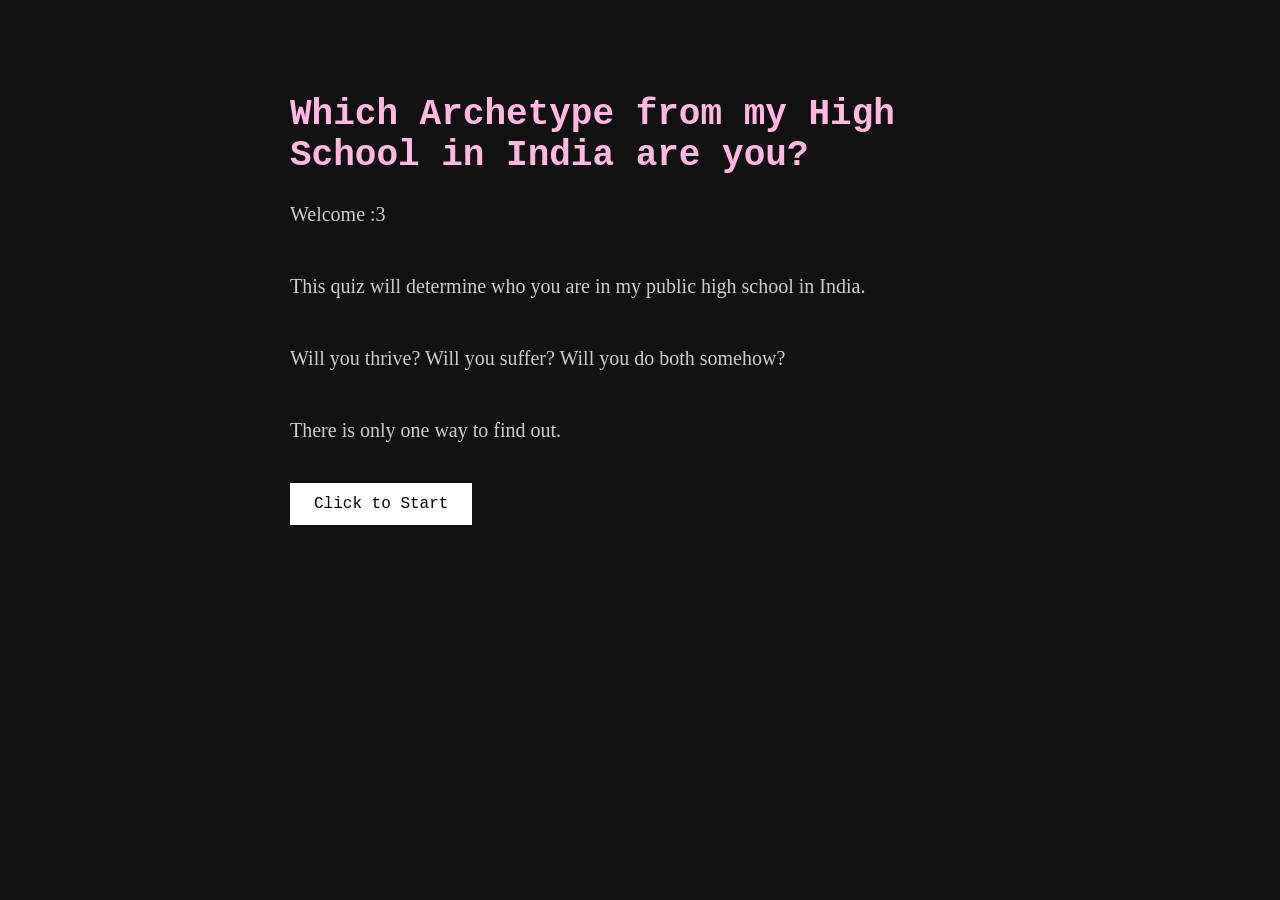
<file: index.html>
<!DOCTYPE html>
<html lang="en">
<head>
  <meta charset="UTF-8">
  <title>High School Quiz</title>

  <!-- link CSS -->
  <link rel="stylesheet" href="style.css">
</head>

<body>

  <div class="container">
    <h1 id="quizTitle">Which Archetype from my High School in India are you?</h1>

    <p>
      Welcome :3<br><br>
      This quiz will determine who you are in my public high school in India.<br><br>
      Will you thrive? Will you suffer? Will you do both somehow?<br><br>
      There is only one way to find out.
    </p>

    <button id="startBtn">Click to Start</button>
  </div>

  <!-- link JS -->
  <script src="script.js"></script>

</body>
</html>
</file>
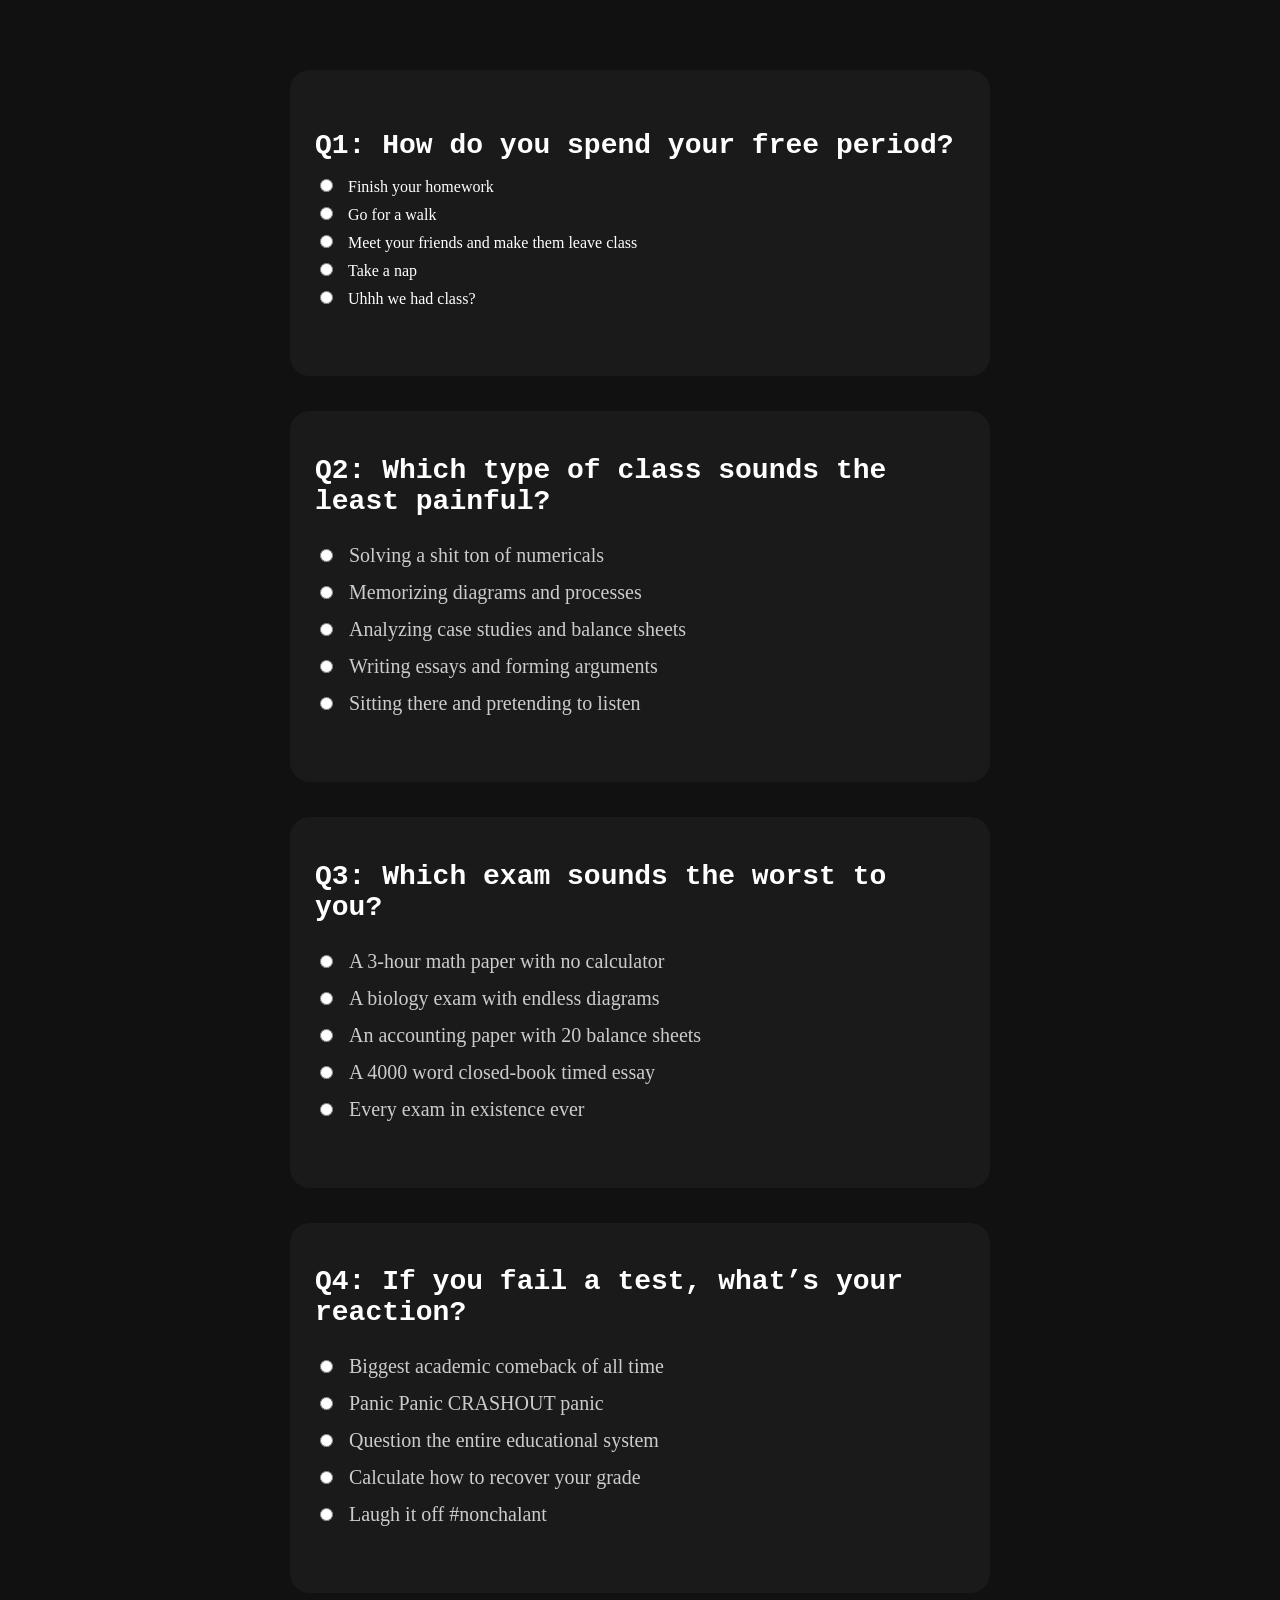
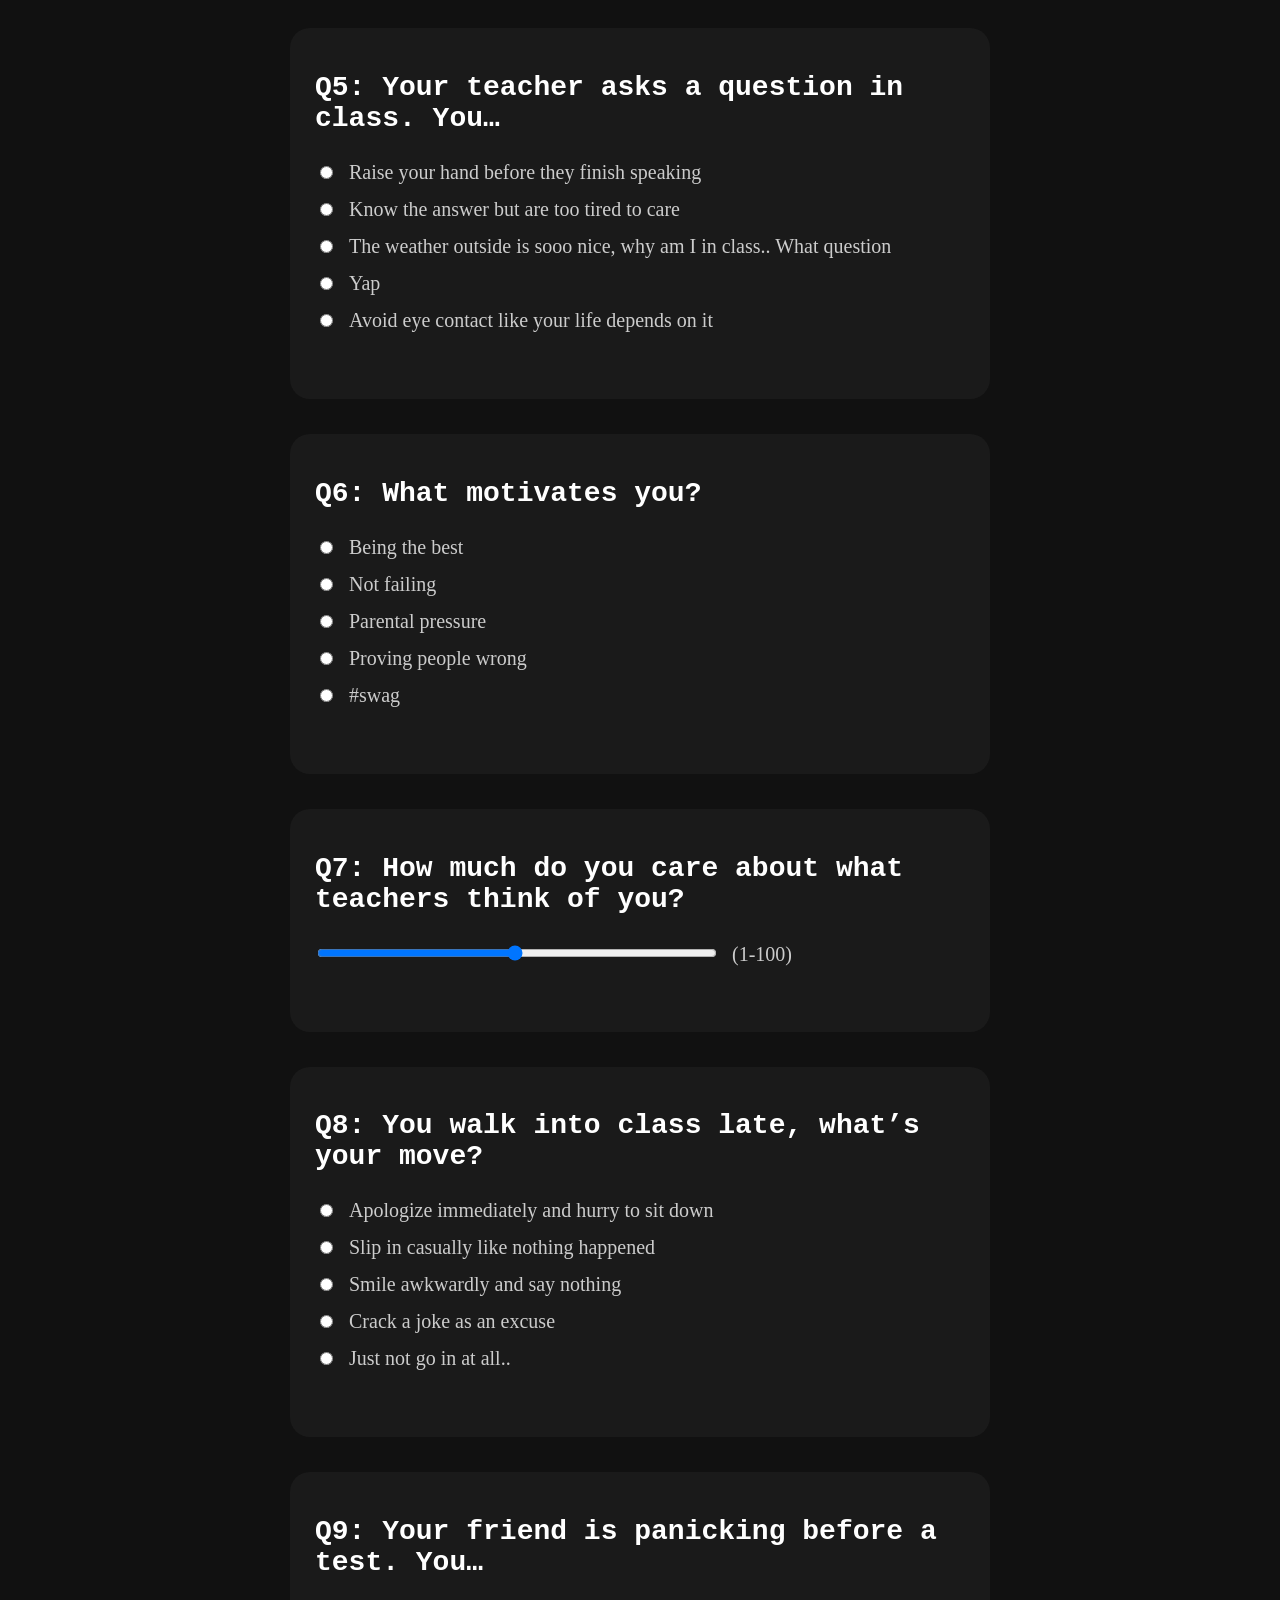
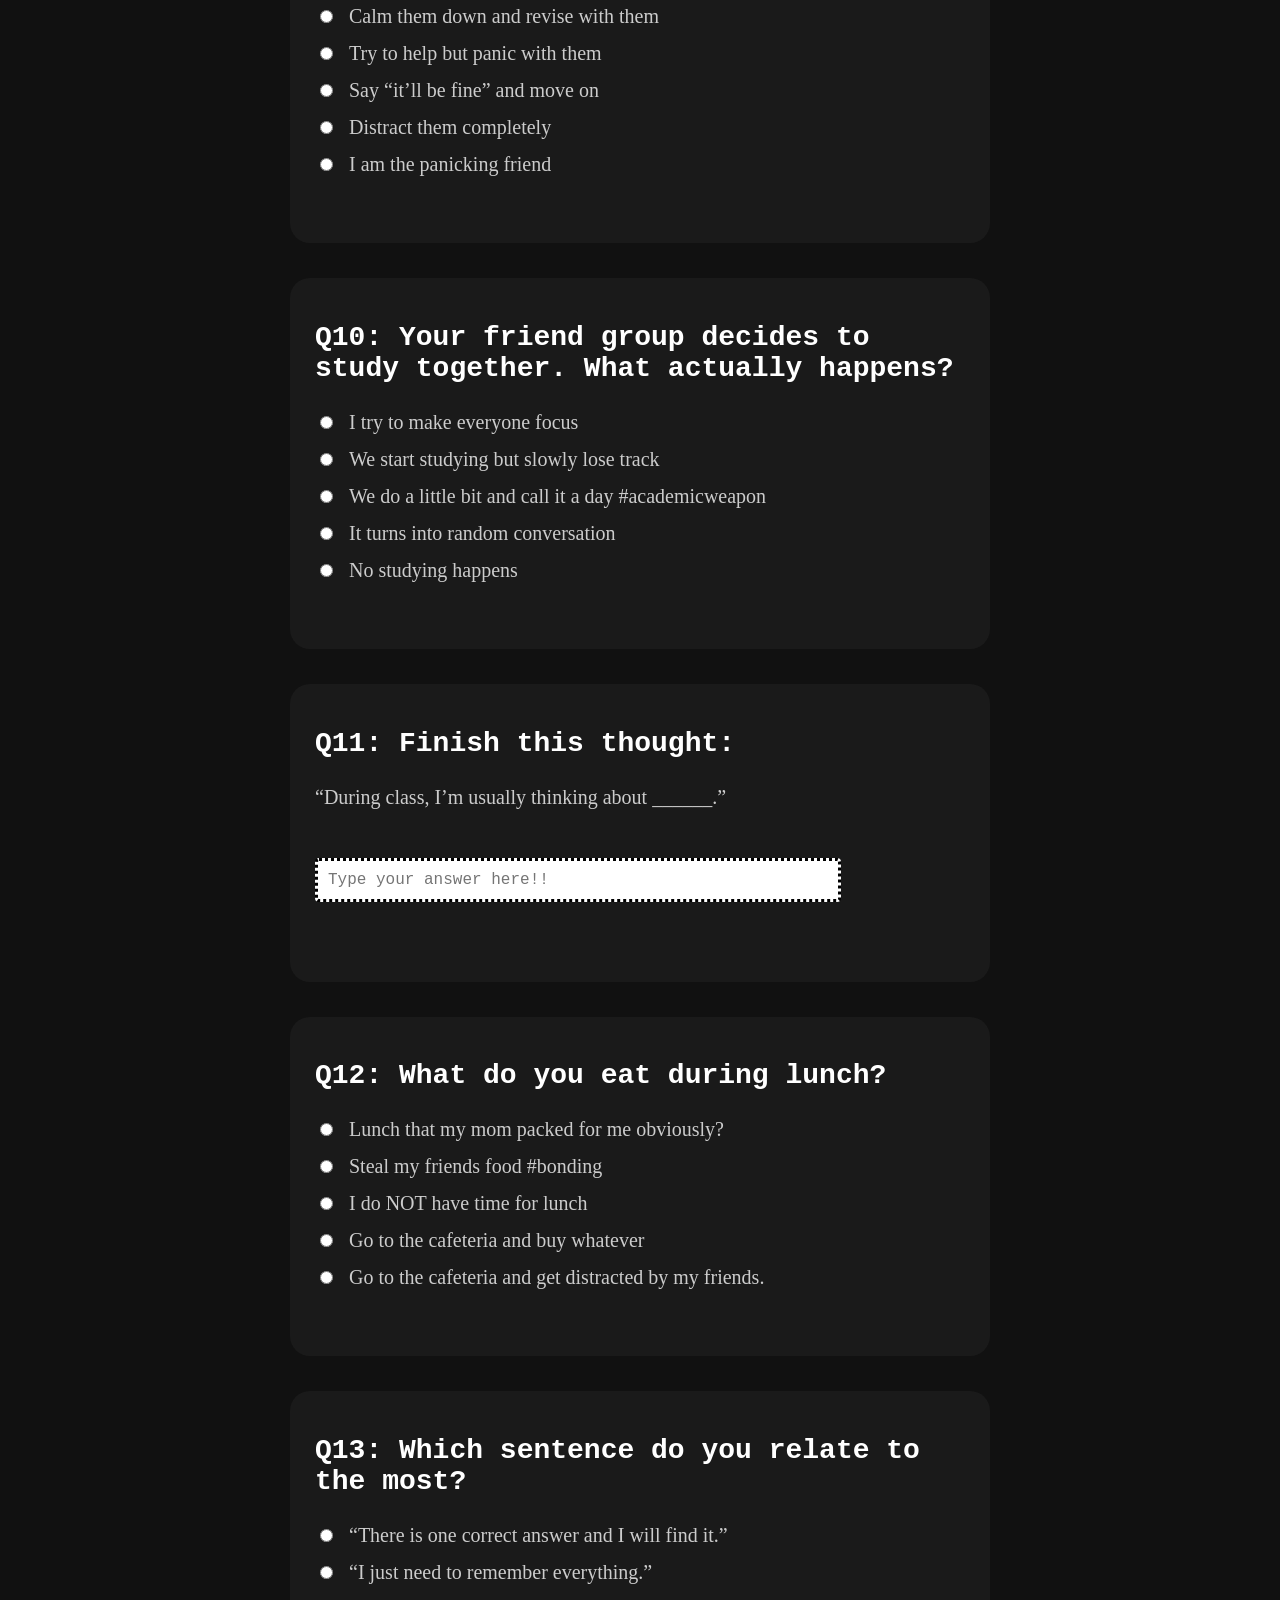
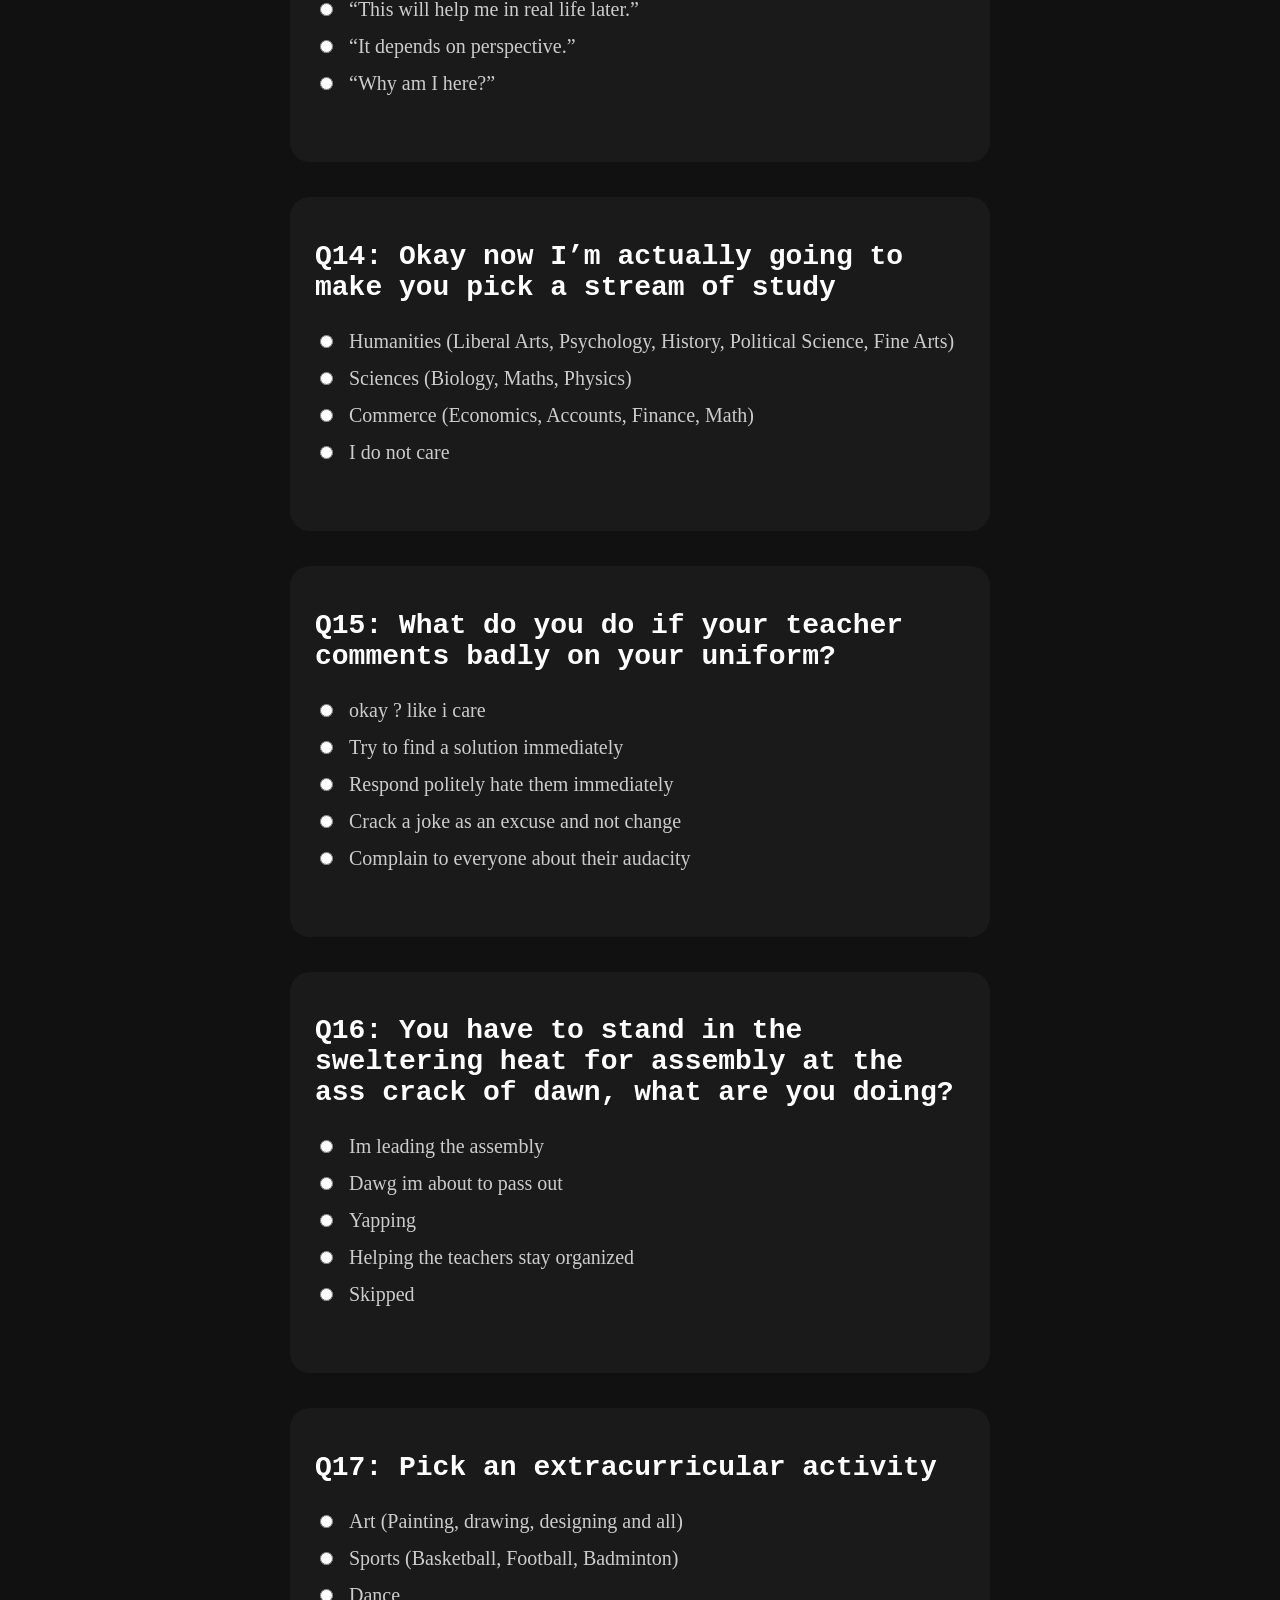
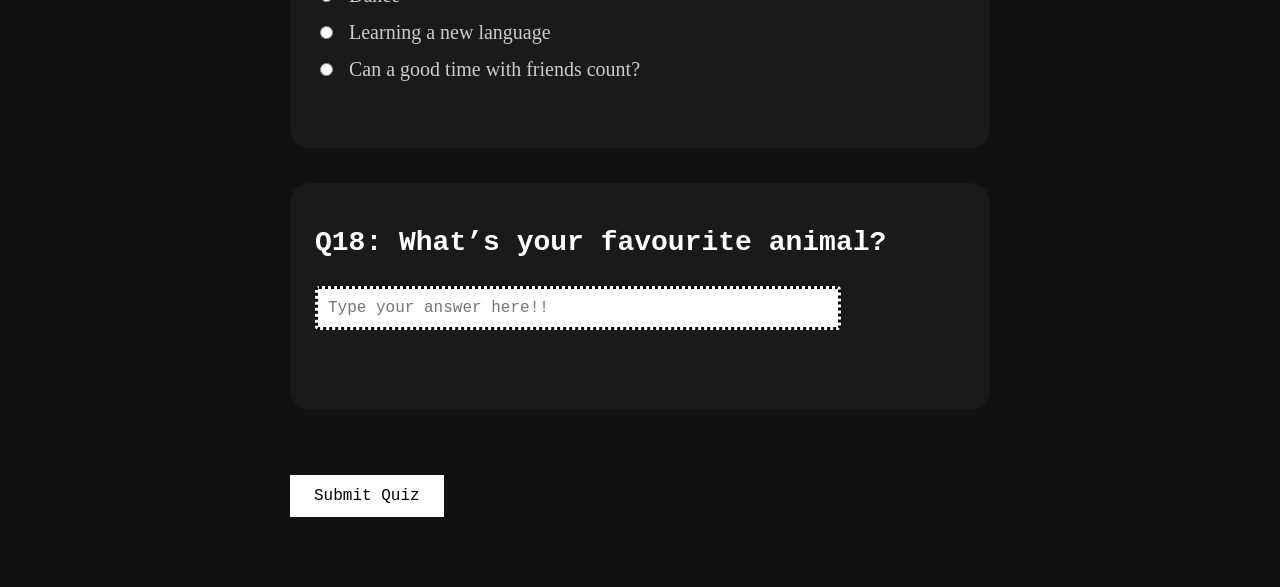
<file: quiz.html>
<!DOCTYPE html>
<html lang="en">
<head>
  <meta charset="UTF-8">
  <title>Would You Fit In At My High School?</title>
  <link rel="stylesheet" href="style.css">
</head>
<body>
<div class="container">

<!-- question 1 -->

    <div class = "question-box">
    <p id="q1" align="left">
<h1>Q1: How do you spend your free period?</h1>
  <input type="radio" name="q1" value="homework">
  <label>Finish your homework</label>
  <br>

  <input type="radio" name="q1" value="walk">
  <label>Go for a walk</label>
  <br>

  <input type="radio" name="q1" value="friends">
  <label>Meet your friends and make them leave class</label>
  <br>

  <input type="radio" name="q1" value="nap">
  <label>Take a nap</label>
  <br>

  <input type="radio" name="q1" value="noclass">
  <label>Uhhh we had class?</label>
</p>
</div>

<!-- question 2 -->
 <div class = "question-box">
<h1>Q2: Which type of class sounds the least painful?</h1>
<p id="q2" align="left">
  <input type="radio" name="q2" value="math">
  <label>Solving a shit ton of numericals</label>
  <br>

  <input type="radio" name="q2" value="science">
  <label>Memorizing diagrams and processes</label>
  <br>

  <input type="radio" name="q2" value="commerce">
  <label>Analyzing case studies and balance sheets</label>
  <br>

  <input type="radio" name="q2" value="humanities">
  <label>Writing essays and forming arguments</label>
  <br>

  <input type="radio" name="q2" value="idgaf">
  <label>Sitting there and pretending to listen</label>
</p>
</div>

<!-- question 3 -->
 <div class="question-box">
<h1>Q3: Which exam sounds the worst to you?</h1>
<p id="q3" align="left">
  <input type="radio" name="q3" value="math">
  <label>A 3-hour math paper with no calculator</label>
  <br>

  <input type="radio" name="q3" value="science">
  <label>A biology exam with endless diagrams</label>
  <br>

  <input type="radio" name="q3" value="commerce">
  <label>An accounting paper with 20 balance sheets</label>
  <br>

  <input type="radio" name="q3" value="humanities">
  <label>A 4000 word closed-book timed essay</label>
  <br>

  <input type="radio" name="q3" value="idgaf">
  <label>Every exam in existence ever</label>
</p>
</div>

<!-- question 4 -->
 <div class="question-box">
<h1>Q4: If you fail a test, what’s your reaction?</h1>
<p id="q4" align="left">
  <input type="radio" name="q4" value="comeback">
  <label>Biggest academic comeback of all time</label>
  <br>

  <input type="radio" name="q4" value="panic">
  <label>Panic Panic CRASHOUT panic</label>
  <br>

  <input type="radio" name="q4" value="system">
  <label>Question the entire educational system</label>
  <br>

  <input type="radio" name="q4" value="recover">
  <label>Calculate how to recover your grade</label>
  <br>

  <input type="radio" name="q4" value="idgaf">
  <label>Laugh it off #nonchalant</label>
</p>
</div>

<!-- question 5 -->
 <div class="question-box">
<h1>Q5: Your teacher asks a question in class. You…</h1>
<p id="q5" align="left">
  <input type="radio" name="q5" value="raisehand">
  <label>Raise your hand before they finish speaking</label>
  <br>

  <input type="radio" name="q5" value="tootired">
  <label>Know the answer but are too tired to care</label>
  <br>

  <input type="radio" name="q5" value="daydream">
  <label>The weather outside is sooo nice, why am I in class.. What question</label>
  <br>

  <input type="radio" name="q5" value="yap">
  <label>Yap</label>
  <br>

  <input type="radio" name="q5" value="avoideyecontact">
  <label>Avoid eye contact like your life depends on it</label>
</p>
</div>

<!-- question 6 -->
 <div class="question-box">
<h1>Q6: What motivates you?</h1>
<p id="q6" align="left">
  <input type="radio" name="q6" value="best">
  <label>Being the best</label>
  <br>

  <input type="radio" name="q6" value="notfailing">
  <label>Not failing</label>
  <br>

  <input type="radio" name="q6" value="parents">
  <label>Parental pressure</label>
  <br>

  <input type="radio" name="q6" value="provewrong">
  <label>Proving people wrong</label>
  <br>

  <input type="radio" name="q6" value="swag">
  <label>#swag</label>
</p>
</div>

<!-- question 7 -->
 <div class="question-box">
<h1>Q7: How much do you care about what teachers think of you?</h1>
<p id="q7">
  <input type="range" id="teacherCare" name="q7" min="1" max="100" value="50">
  <label for="teacherCare"> (1-100)</label>
</p>
</div>

<!-- question 8 -->
 <div class="question-box">
<h1>Q8: You walk into class late, what’s your move?</h1>
<p id="q8">
  <input type="radio" name="q8" value="apologize">
  <label>Apologize immediately and hurry to sit down</label>
  <br>

  <input type="radio" name="q8" value="slipin">
  <label>Slip in casually like nothing happened</label>
  <br>

  <input type="radio" name="q8" value="awkward">
  <label>Smile awkwardly and say nothing</label>
  <br>

  <input type="radio" name="q8" value="joke">
  <label>Crack a joke as an excuse</label>
  <br>

  <input type="radio" name="q8" value="dontgo">
  <label>Just not go in at all..</label>
</p>
</div>

<!-- question 9 -->
 <div class="question-box">
<h1>Q9: Your friend is panicking before a test. You…</h1>
<p id="q9">
  <input type="radio" name="q9" value="calm">
  <label>Calm them down and revise with them</label>
  <br>

  <input type="radio" name="q9" value="panichelp">
  <label>Try to help but panic with them</label>
  <br>

  <input type="radio" name="q9" value="itfine">
  <label>Say “it’ll be fine” and move on</label>
  <br>

  <input type="radio" name="q9" value="distract">
  <label>Distract them completely</label>
  <br>

  <input type="radio" name="q9" value="iampanic">
  <label>I am the panicking friend</label>
</p>
</div>

<!-- question 10 -->
 <div class="question-box">
<h1>Q10: Your friend group decides to study together. What actually happens?</h1>
<p id="q10">
  <input type="radio" name="q10" value="focus">
  <label>I try to make everyone focus</label>
  <br>

  <input type="radio" name="q10" value="losetrack">
  <label>We start studying but slowly lose track</label>
  <br>

  <input type="radio" name="q10" value="littlebit">
  <label>We do a little bit and call it a day #academicweapon</label>
  <br>

  <input type="radio" name="q10" value="conversation">
  <label>It turns into random conversation</label>
  <br>

  <input type="radio" name="q10" value="nostudy">
  <label>No studying happens</label>
</p>
</div>

<!-- question 11 -->
 <div class="question-box">
<h1>Q11: Finish this thought:</h1>
<p>“During class, I’m usually thinking about ______.”</p>
<p id="q11">
  <input type="text" name="q11" id="duringClass" placeholder="Type your answer here!!">
</p>
</div>

<!-- question 12 -->
<div class="question-box">
<h1>Q12: What do you eat during lunch?</h1>
<p id="q12">
  <input type="radio" name="q12" value="packed">
  <label>Lunch that my mom packed for me obviously?</label>
  <br>

  <input type="radio" name="q12" value="stealfood">
  <label>Steal my friends food #bonding</label>
  <br>

  <input type="radio" name="q12" value="notime">
  <label>I do NOT have time for lunch</label>
  <br>

  <input type="radio" name="q12" value="cafeteria">
  <label>Go to the cafeteria and buy whatever</label>
  <br>

  <input type="radio" name="q12" value="cafefriends">
  <label>Go to the cafeteria and get distracted by my friends.</label>
</p>
</div>

<!-- question 13 -->
 <div class="question-box">
<h1>Q13: Which sentence do you relate to the most?</h1>
<p id="q13">
  <input type="radio" name="q13" value="correctanswer">
  <label>“There is one correct answer and I will find it.”</label>
  <br>

  <input type="radio" name="q13" value="remember">
  <label>“I just need to remember everything.”</label>
  <br>

  <input type="radio" name="q13" value="reallife">
  <label>“This will help me in real life later.”</label>
  <br>

  <input type="radio" name="q13" value="perspective">
  <label>“It depends on perspective.”</label>
  <br>

  <input type="radio" name="q13" value="whyhere">
  <label>“Why am I here?”</label>
</p>
</div>

<!-- question 14 -->
 <div class="question-box">
<h1>Q14: Okay now I’m actually going to make you pick a stream of study</h1>
<p id="q14">
  <input type="radio" name="q14" value="humanities">
  <label>Humanities (Liberal Arts, Psychology, History, Political Science, Fine Arts)</label>
  <br>

  <input type="radio" name="q14" value="science">
  <label>Sciences (Biology, Maths, Physics)</label>
  <br>

  <input type="radio" name="q14" value="commerce">
  <label>Commerce (Economics, Accounts, Finance, Math)</label>
  <br>

  <input type="radio" name="q14" value="dontcare">
  <label>I do not care</label>
</p>
</div>

<!-- question 15 -->
 <div class="question-box">
<h1>Q15: What do you do if your teacher comments badly on your uniform?</h1>
<p id="q15">
  <input type="radio" name="q15" value="idc">
  <label>okay ? like i care</label>
  <br>

  <input type="radio" name="q15" value="solution">
  <label>Try to find a solution immediately</label>
  <br>

  <input type="radio" name="q15" value="politehate">
  <label>Respond politely hate them immediately</label>
  <br>

  <input type="radio" name="q15" value="jokeuniform">
  <label>Crack a joke as an excuse and not change</label>
  <br>

  <input type="radio" name="q15" value="complain">
  <label>Complain to everyone about their audacity</label>
</p>
</div>

<!-- question 16 -->
 <div class="question-box">
<h1>Q16: You have to stand in the sweltering heat for assembly at the ass crack of dawn, what are you doing?</h1>
<p id="q16">
  <input type="radio" name="q16" value="leadassembly">
  <label>Im leading the assembly</label>
  <br>

  <input type="radio" name="q16" value="passout">
  <label>Dawg im about to pass out</label>
  <br>

  <input type="radio" name="q16" value="yapping">
  <label>Yapping</label>
  <br>

  <input type="radio" name="q16" value="helpteachers">
  <label>Helping the teachers stay organized</label>
  <br>

  <input type="radio" name="q16" value="skipped">
  <label>Skipped</label>
</p>
</div>

<!-- question 17 -->
 <div class="question-box">
<h1>Q17: Pick an extracurricular activity</h1>
<p id="q17">
  <input type="radio" name="q17" value="art">
  <label>Art (Painting, drawing, designing and all)</label>
  <br>

  <input type="radio" name="q17" value="sports">
  <label>Sports (Basketball, Football, Badminton)</label>
  <br>

  <input type="radio" name="q17" value="dance">
  <label>Dance</label>
  <br>

  <input type="radio" name="q17" value="language">
  <label>Learning a new language</label>
  <br>

  <input type="radio" name="q17" value="friendsfun">
  <label>Can a good time with friends count?</label>
</p>
</div>

<!-- question 18 -->
 <div class="question-box">
<h1>Q18: What’s your favourite animal?</h1>
<p id="q18">
  <input type="text" name="q18" id="favAnimal" placeholder="Type your answer here!!">
</p>
</div>

<button id="submitBtn">Submit Quiz</button>

</div>

  <script src="script.js"></script>
</body>
</html>
</file>
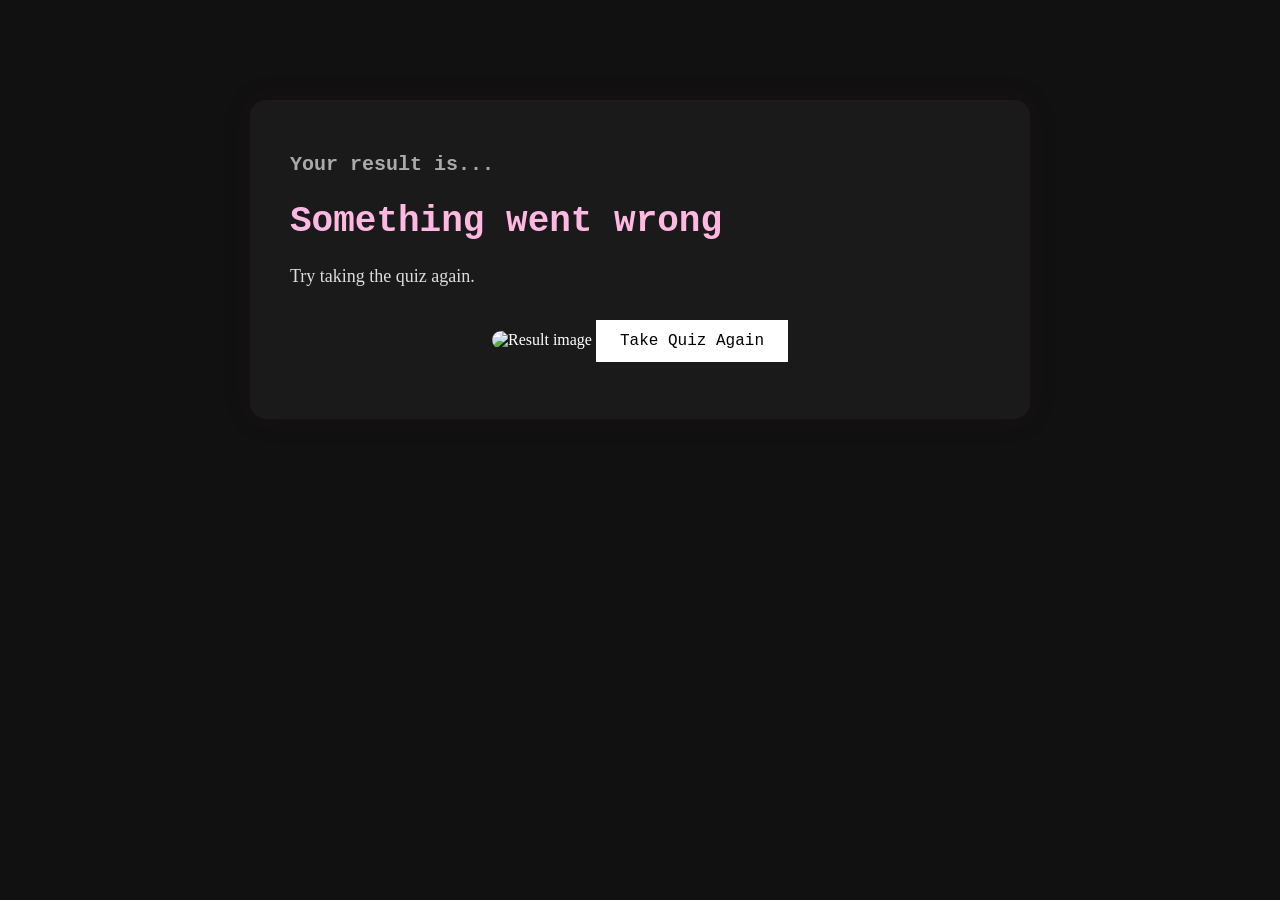
<file: submit.html>
<!DOCTYPE html>
<html lang="en">
<head>
  <meta charset="UTF-8">
  <title>Your Result</title>
  <link rel="stylesheet" href="style.css">
</head>
<body>
  <div class="container-result">
    <h1>Your result is...</h1>
    <h1 id="resultTitle"></h1>
    <p id="resultDesc"></p>
    <img id="resultImg" alt="Result image">
    <button id="restartBtn">Take Quiz Again</button>
  </div>

  <script>
    let result = localStorage.getItem("quizResult");
    let desc = localStorage.getItem("quizDesc");
    let img = localStorage.getItem("quizImg");

    document.getElementById("resultTitle").textContent = result || "";
    document.getElementById("resultDesc").textContent = desc || "";

    if (img) {
      document.getElementById("resultImg").src = img;
    }

    if (!result || !desc) {
      document.getElementById("resultTitle").textContent = "Something went wrong";
      document.getElementById("resultDesc").textContent = "Try taking the quiz again.";
    }

    document.getElementById("restartBtn").addEventListener("click", () => {
      window.location.href = "index.html";
    });
  </script>
</body>
</html>
</file>
<file: style.css>
body {
  margin: 0;
  padding: 0;
  font-family: Georgia, serif;
  background-color: #111;
  color: white;
}

.container {
  max-width: 700px;
  margin: 50px auto;
  padding: 20px;
}

h1 {
  font-family: "Courier New", monospace;
  font-size: 28px;
  margin-bottom: 15px;
  text-align: left;
}

h1#quizTitle {
  font-size: 36px;
  color: #ffb8e2;
}

p {
  font-size: 20px;
  color: #ccc;
  margin-bottom: 35px;
  line-height: 1.8;
  text-align: left;
}

label {
  margin-left: 8px;
}

input[type="radio"] {
  margin-bottom: 12px;
}

button {
  padding: 12px 24px;
  font-size: 16px;
  font-family: "Courier New", monospace;
  background-color: white;
  color: black;
  border: none;
  cursor: pointer;
  transition: 0.2s;
}

button:hover {
  background-color: #ffb8e2;
}

input[type="text"] {
  width: 100%;
  max-width: 500px;
  padding: 10px;
  font-size: 16px;
  font-family: "Courier New", monospace;
  margin-top: 8px;
  margin-bottom: 20px;
  border: dotted;
  border-radius: 4px;
}

input[type="range"] {
  width: 100%;
  max-width: 400px;
  margin-top: 10px;
  margin-bottom: 10px;
}

#submitBtn {
  margin-top: 30px;
}


.question-box {
  background-color: #1a1a1a;
  border-radius: 20px;
  padding: 25px;
  margin-bottom: 35px;
  transition: 0.5s;
}

.question-box:hover {
  transform: scale(1.005);
  background-color: #3a0a26;
  box-shadow: 0 0 5px #fffbfd;
  
}

.container-result {
  max-width: 700px;
  margin: 100px auto;
  padding: 40px;
  background-color: #1a1a1a;
  border-radius: 16px;
  text-align: center;

  box-shadow: 0 0 30px rgba(101, 22, 68, 0.1);
}

.container-result h1:first-child {
  font-size: 20px;
  color: #aaa;
  margin-bottom: 10px;
}

#resultTitle {
  font-size: 36px;
  margin-bottom: 20px;
  font-family: "Courier New", monospace;
  color: #ffb8e2;
}

#resultDesc {
  font-size: 18px;
  line-height: 1.6;
  color: #ddd;
  margin-bottom: 30px;
}

#resultImg {
  width: 400px;
  margin-bottom: 30px;
  align-self: center;
  border-radius: 10px;
}
</file>
